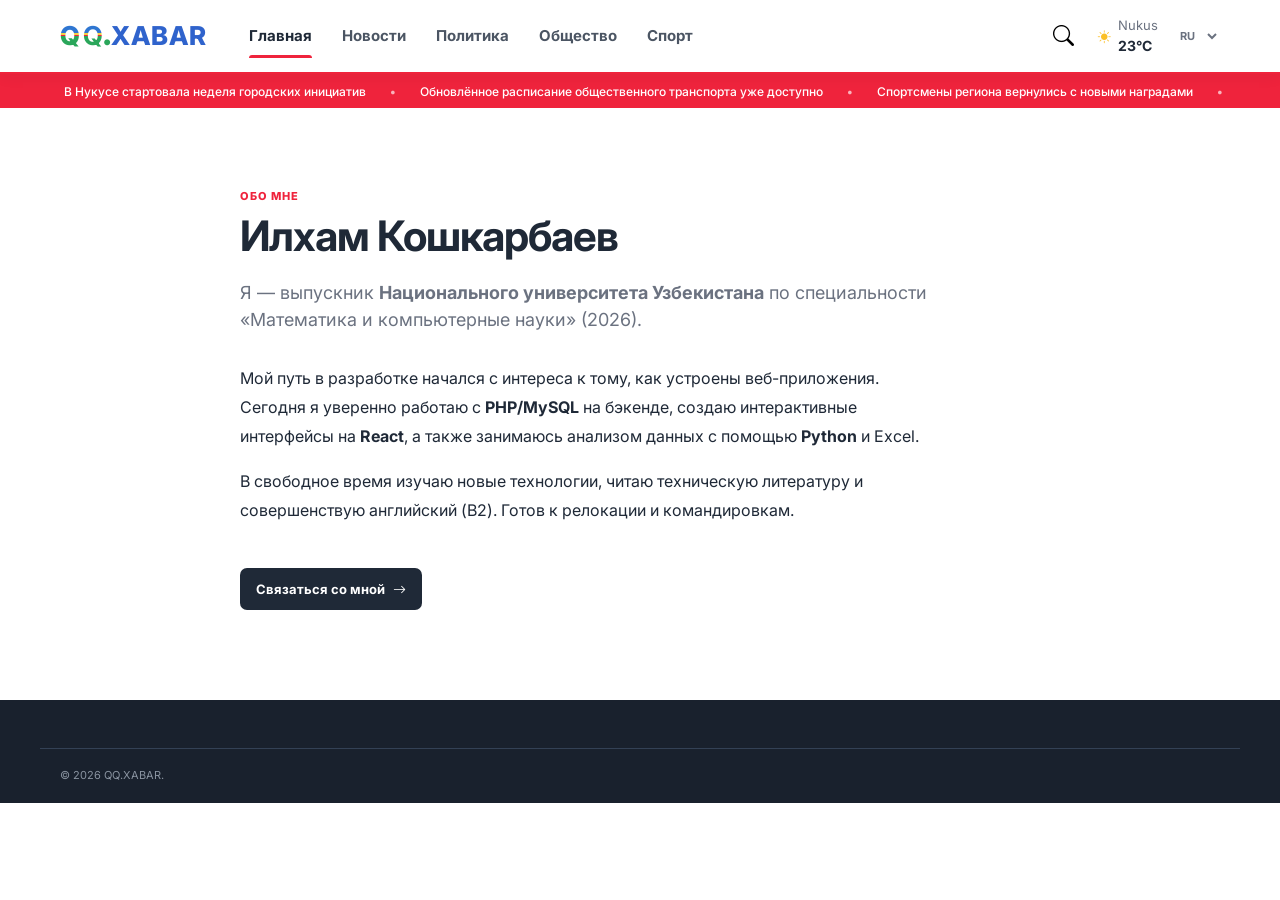
<file: about.html>
<!doctype html>
<html lang="ru">
  <head>
    <meta charset="utf-8" />
    <meta name="viewport" content="width=device-width, initial-scale=1" />
    <title>Обо мне — QQ.XABAR</title>
    <link rel="preconnect" href="https://fonts.googleapis.com" />
    <link rel="preconnect" href="https://fonts.gstatic.com" crossorigin />
    <link
      href="https://fonts.googleapis.com/css2?family=Inter:wght@400;500;600;700;800&display=swap"
      rel="stylesheet"
    />
    <link
      href="https://cdn.jsdelivr.net/npm/bootstrap-icons@1.11.3/font/bootstrap-icons.min.css"
      rel="stylesheet"
    />
    <link rel="stylesheet" href="style.css" />
  </head>
  <body class="article-page">
    <header class="site-header">
      <div class="container site-nav">
        <a class="logo" href="index.html#top"
          ><span class="qq"><i>Q</i><b>Q</b></span
          ><span class="logo-dot">.</span
          ><span class="logo-name">XABAR</span></a
        >
        <nav id="navMenu" class="main-nav">
          <a class="active" href="index.html#top" data-i18n="home">Главная</a
          ><a href="index.html#news" data-i18n="news">Новости</a
          ><a href="index.html#politics" data-i18n="politics">Политика</a
          ><a href="index.html#society" data-i18n="society">Общество</a
          ><a href="index.html#sport" data-i18n="sport">Спорт</a>
        </nav>
        <div class="header-tools">
          <button class="icon-btn search-toggle" aria-label="Поиск">
            <i class="bi bi-search"></i>
          </button>
          <div class="weather">
            <i class="bi bi-sun-fill"></i
            ><span>Nukus <strong>23°C</strong></span>
          </div>
          <select class="language-select" aria-label="Язык">
            <option value="ru">RU</option>
            <option value="uz">UZ</option>
            <option value="kaa">KAA</option></select
          ><button
            class="icon-btn menu-toggle"
            aria-label="Меню"
            aria-expanded="false"
          >
            <i class="bi bi-list"></i>
          </button>
          <div class="search-bar">
            <label
              ><i class="bi bi-search"></i
              ><input
                id="newsSearch"
                type="search"
                placeholder="Поиск по новостям..."
                data-i18n="search"
            /></label>
          </div>
        </div>
      </div>
    </header>
    <section class="news-ticker" aria-label="Срочные новости">
      <div class="container ticker-inner">
        <div class="ticker-window">
          <div class="ticker-track">
            <span>В Нукусе стартовала неделя городских инициатив</span><b>•</b
            ><span
              >Обновлённое расписание общественного транспорта уже
              доступно</span
            ><b>•</b><span>Спортсмены региона вернулись с новыми наградами</span
            ><b>•</b><span>В Нукусе стартовала неделя городских инициатив</span
            ><b>•</b
            ><span
              >Обновлённое расписание общественного транспорта уже
              доступно</span
            ><b>•</b><span>Спортсмены региона вернулись с новыми наградами</span
            ><b>•</b>
          </div>
        </div>
      </div>
    </section>
    <main class="container profile-page">
      <span class="eyebrow">Обо мне</span>
      <h1>Илхам Кошкарбаев</h1>
      <p class="article-lead">
        Я — выпускник <strong>Национального университета Узбекистана</strong> по
        специальности «Математика и компьютерные науки» (2026).
      </p>
      <div class="article-text">
        <p>
          Мой путь в разработке начался с интереса к тому, как устроены
          веб-приложения. Сегодня я уверенно работаю с
          <strong>PHP/MySQL</strong> на бэкенде, создаю интерактивные интерфейсы
          на <strong>React</strong>, а также занимаюсь анализом данных с помощью
          <strong>Python</strong> и Excel.
        </p>
        <p>
          В свободное время изучаю новые технологии, читаю техническую
          литературу и совершенствую английский (B2). Готов к релокации и
          командировкам.
        </p>
      </div>
      <a class="profile-button" href="contacts.html"
        >Связаться со мной <i class="bi bi-arrow-right"></i
      ></a>
    </main>
    <footer><div class="container copyright">© 2026 QQ.XABAR.</div></footer>
    <script src="header.js"></script>
    <script src="enhancements.js"></script>
  </body>
</html>
</file>
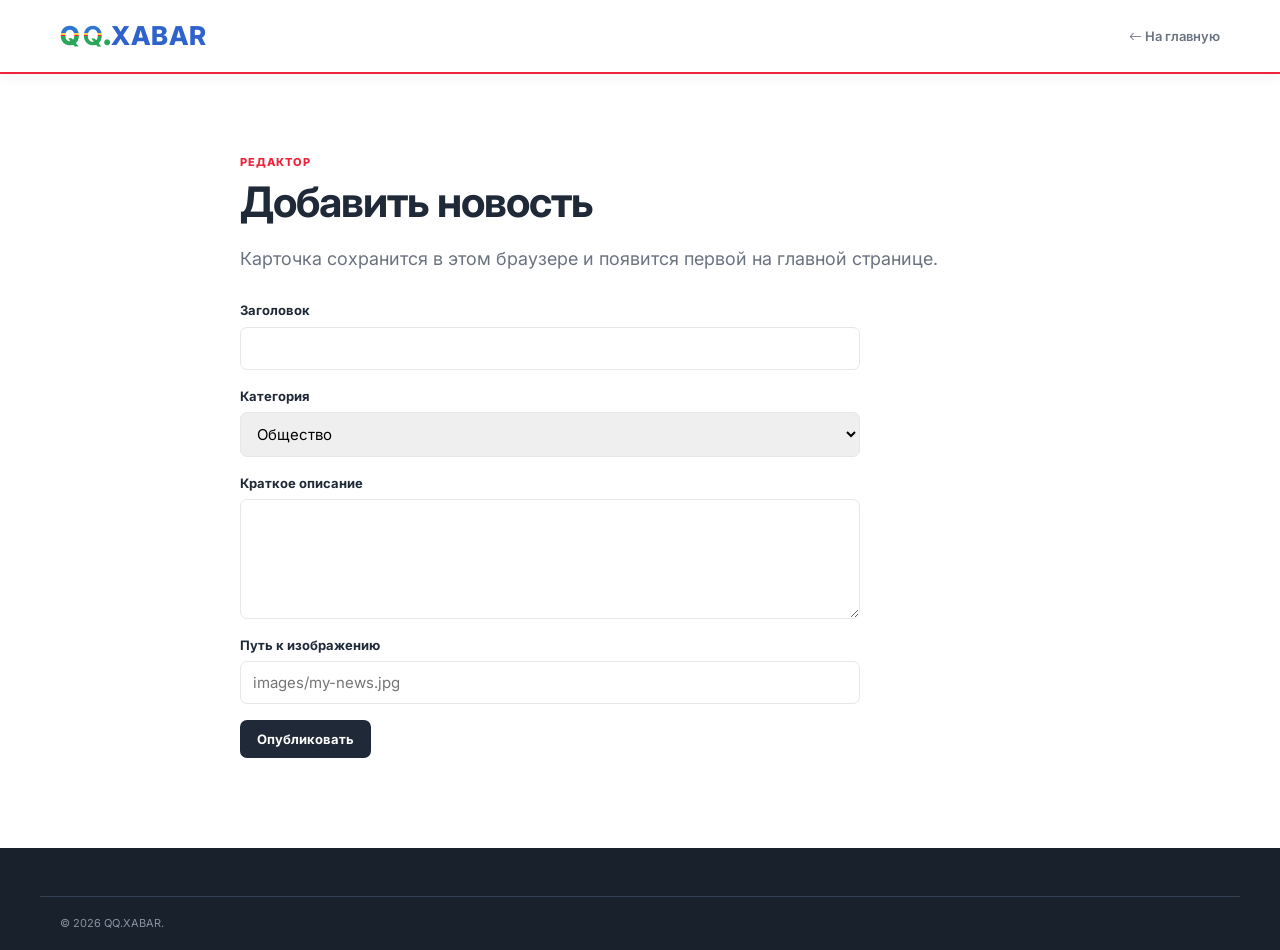
<file: admin.html>
<!doctype html>
<html lang="ru">
  <head>
    <meta charset="utf-8" />
    <meta name="viewport" content="width=device-width,initial-scale=1" />
    <title>Редактор — QQ.XABAR</title>
    <link
      href="https://fonts.googleapis.com/css2?family=Inter:wght@400;500;600;700;800&display=swap"
      rel="stylesheet"
    />
    <link
      href="https://cdn.jsdelivr.net/npm/bootstrap-icons@1.11.3/font/bootstrap-icons.min.css"
      rel="stylesheet"
    />
    <link rel="stylesheet" href="style.css" />
  </head>
  <body class="article-page">
    <header class="site-header">
      <div class="container site-nav">
        <a class="logo" href="index.html"
          ><span class="qq"><i>Q</i><b>Q</b></span
          ><span class="logo-dot">.</span
          ><span class="logo-name">XABAR</span></a
        ><a class="back-link" href="index.html"
          ><i class="bi bi-arrow-left"></i> На главную</a
        >
      </div>
    </header>
    <main class="container profile-page">
      <span class="eyebrow">Редактор</span>
      <h1>Добавить новость</h1>
      <p class="article-lead">
        Карточка сохранится в этом браузере и появится первой на главной
        странице.
      </p>
      <form id="adminForm" class="admin-form">
        <label>Заголовок<input id="adminTitle" name="title" required /></label
        ><label
          >Категория<select id="adminCategory" name="category">
            <option>Общество</option>
            <option>Политика</option>
            <option>Экономика</option>
            <option>Технологии</option>
            <option>Спорт</option>
            <option>Культура</option>
          </select></label
        ><label
          >Краткое описание<textarea
            id="adminDescription" name="description"
            required
          ></textarea></label
        ><label
          >Путь к изображению<input
            id="adminImage" name="image"
            required
            placeholder="images/my-news.jpg" /></label
        ><button>Опубликовать</button>
      </form>
      <p id="adminMessage" class="form-message"></p>
    </main>
    <footer><div class="container copyright">© 2026 QQ.XABAR.</div></footer>
    <script src="editor.js"></script>
  </body>
</html>
</file>
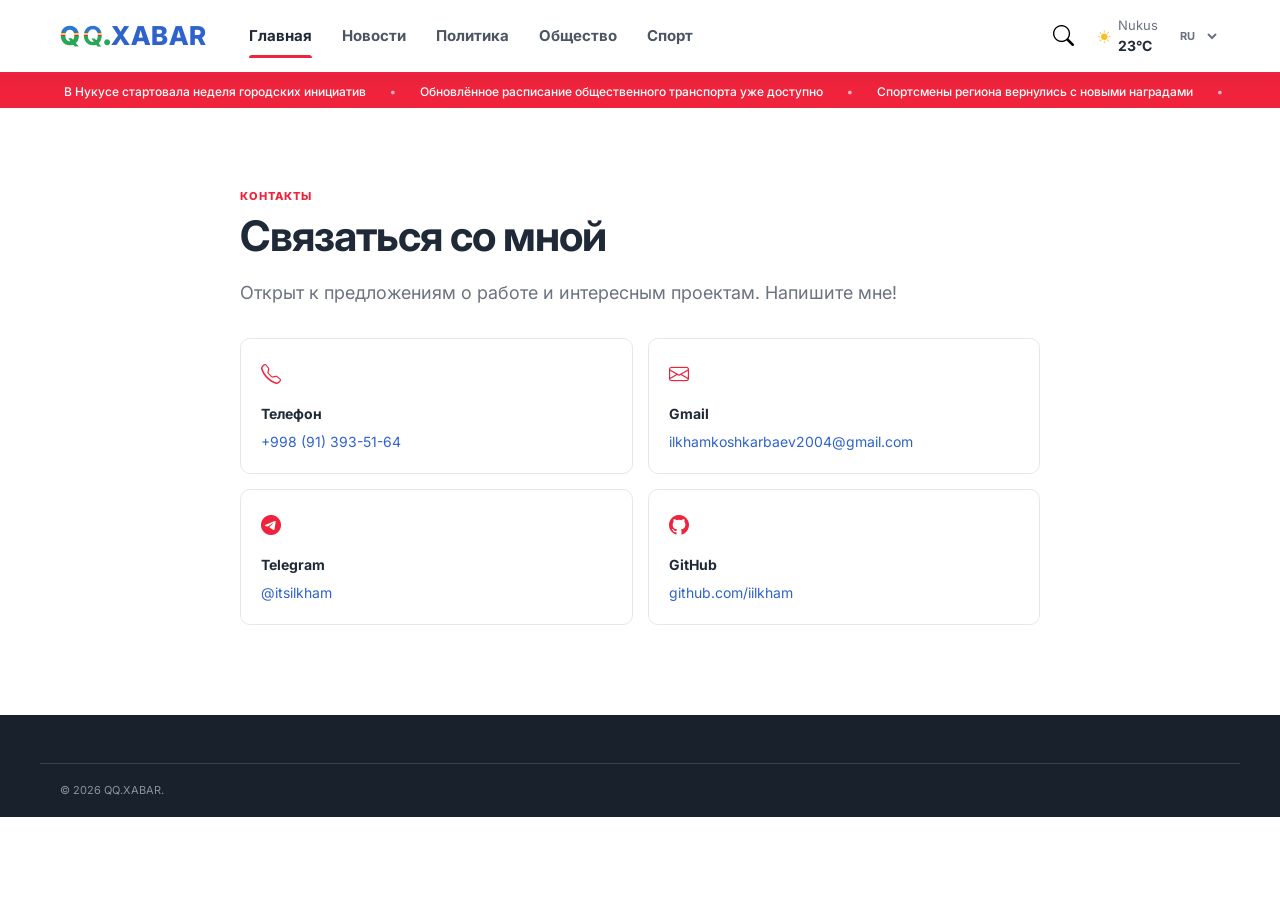
<file: contacts.html>
<!doctype html>
<html lang="ru">
  <head>
    <meta charset="utf-8" />
    <meta name="viewport" content="width=device-width, initial-scale=1" />
    <title>Контакты — QQ.XABAR</title>
    <link rel="preconnect" href="https://fonts.googleapis.com" />
    <link rel="preconnect" href="https://fonts.gstatic.com" crossorigin />
    <link
      href="https://fonts.googleapis.com/css2?family=Inter:wght@400;500;600;700;800&display=swap"
      rel="stylesheet"
    />
    <link
      href="https://cdn.jsdelivr.net/npm/bootstrap-icons@1.11.3/font/bootstrap-icons.min.css"
      rel="stylesheet"
    />
    <link rel="stylesheet" href="style.css" />
  </head>
  <body class="article-page">
    <header class="site-header">
      <div class="container site-nav">
        <a class="logo" href="index.html#top"
          ><span class="qq"><i>Q</i><b>Q</b></span
          ><span class="logo-dot">.</span
          ><span class="logo-name">XABAR</span></a
        >
        <nav id="navMenu" class="main-nav">
          <a class="active" href="index.html#top" data-i18n="home">Главная</a
          ><a href="index.html#news" data-i18n="news">Новости</a
          ><a href="index.html#politics" data-i18n="politics">Политика</a
          ><a href="index.html#society" data-i18n="society">Общество</a
          ><a href="index.html#sport" data-i18n="sport">Спорт</a>
        </nav>
        <div class="header-tools">
          <button class="icon-btn search-toggle" aria-label="Поиск">
            <i class="bi bi-search"></i>
          </button>
          <div class="weather">
            <i class="bi bi-sun-fill"></i
            ><span>Nukus <strong>23°C</strong></span>
          </div>
          <select class="language-select" aria-label="Язык">
            <option value="ru">RU</option>
            <option value="uz">UZ</option>
            <option value="kaa">KAA</option></select
          ><button
            class="icon-btn menu-toggle"
            aria-label="Меню"
            aria-expanded="false"
          >
            <i class="bi bi-list"></i>
          </button>
          <div class="search-bar">
            <label
              ><i class="bi bi-search"></i
              ><input
                id="newsSearch"
                type="search"
                placeholder="Поиск по новостям..."
                data-i18n="search"
            /></label>
          </div>
        </div>
      </div>
    </header>
    <section class="news-ticker" aria-label="Срочные новости">
      <div class="container ticker-inner">
        <div class="ticker-window">
          <div class="ticker-track">
            <span>В Нукусе стартовала неделя городских инициатив</span><b>•</b
            ><span
              >Обновлённое расписание общественного транспорта уже
              доступно</span
            ><b>•</b><span>Спортсмены региона вернулись с новыми наградами</span
            ><b>•</b><span>В Нукусе стартовала неделя городских инициатив</span
            ><b>•</b
            ><span
              >Обновлённое расписание общественного транспорта уже
              доступно</span
            ><b>•</b><span>Спортсмены региона вернулись с новыми наградами</span
            ><b>•</b>
          </div>
        </div>
      </div>
    </section>
    <main class="container profile-page">
      <span class="eyebrow">Контакты</span>
      <h1>Связаться со мной</h1>
      <p class="article-lead">
        Открыт к предложениям о работе и интересным проектам. Напишите мне!
      </p>
      <div class="contact-list">
        <div>
          <i class="bi bi-telephone"></i>
          <h2>Телефон</h2>
          <a href="tel:+998913935164">+998 (91) 393-51-64</a>
        </div>
        <div>
          <i class="bi bi-envelope"></i>
          <h2>Gmail</h2>
          <a href="mailto:ilkhamkoshkarbaev2004@gmail.com"
            >ilkhamkoshkarbaev2004@gmail.com</a
          >
        </div>
        <div>
          <i class="bi bi-telegram"></i>
          <h2>Telegram</h2>
          <a href="https://t.me/itsilkham" target="_blank" rel="noopener"
            >@itsilkham</a
          >
        </div>
        <div>
          <i class="bi bi-github"></i>
          <h2>GitHub</h2>
          <a href="https://github.com/iilkham" target="_blank" rel="noopener"
            >github.com/iilkham</a
          >
        </div>
      </div>
    </main>
    <footer><div class="container copyright">© 2026 QQ.XABAR.</div></footer>
    <script src="header.js"></script>
    <script src="enhancements.js"></script>
  </body>
</html>
</file>
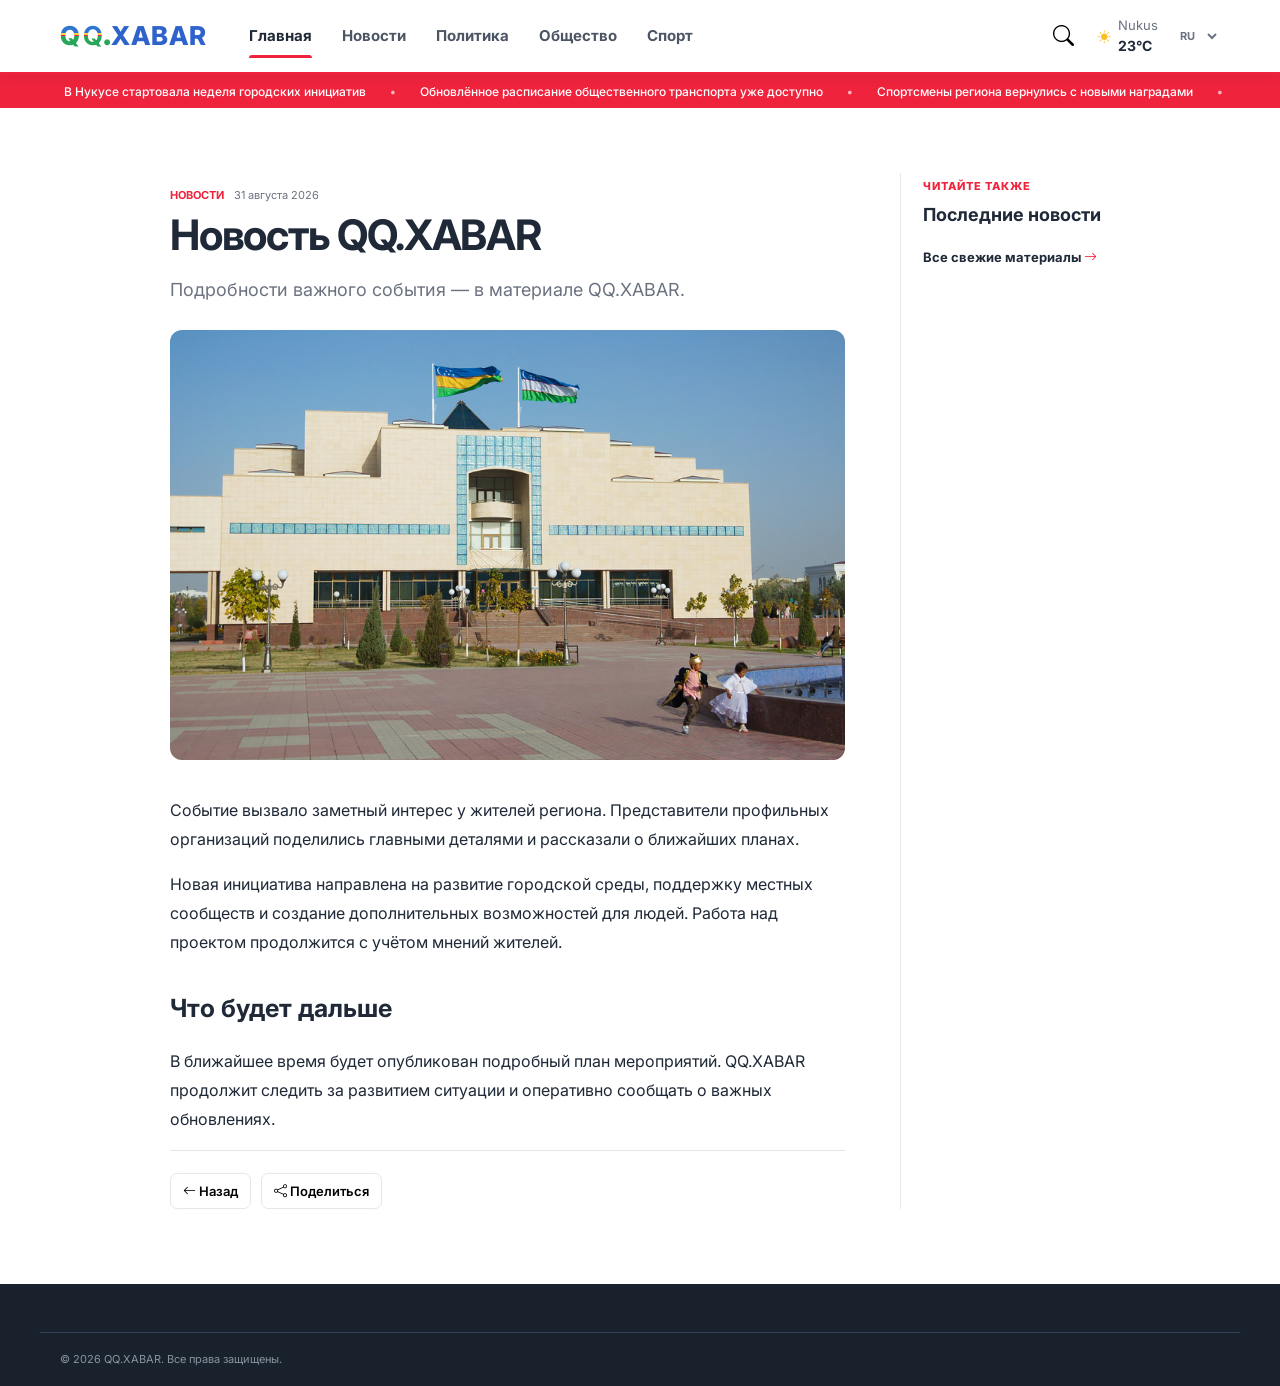
<file: news.html>
<!doctype html>
<html lang="ru">
  <head>
    <meta charset="utf-8" />
    <meta name="viewport" content="width=device-width, initial-scale=1" />
    <title>Новость — QQ.XABAR</title>
    <link rel="preconnect" href="https://fonts.googleapis.com" />
    <link rel="preconnect" href="https://fonts.gstatic.com" crossorigin />
    <link
      href="https://fonts.googleapis.com/css2?family=Inter:wght@400;500;600;700;800&display=swap"
      rel="stylesheet"
    />
    <link
      href="https://cdn.jsdelivr.net/npm/bootstrap-icons@1.11.3/font/bootstrap-icons.min.css"
      rel="stylesheet"
    />
    <link rel="stylesheet" href="style.css" />
  </head>
  <body class="article-page">
    <header class="site-header">
      <div class="container site-nav">
        <a class="logo" href="index.html#top"
          ><span class="qq"><i>Q</i><b>Q</b></span
          ><span class="logo-dot">.</span
          ><span class="logo-name">XABAR</span></a
        >
        <nav id="navMenu" class="main-nav">
          <a class="active" href="index.html#top" data-i18n="home">Главная</a
          ><a href="index.html#news" data-i18n="news">Новости</a
          ><a href="index.html#politics" data-i18n="politics">Политика</a
          ><a href="index.html#society" data-i18n="society">Общество</a
          ><a href="index.html#sport" data-i18n="sport">Спорт</a>
        </nav>
        <div class="header-tools">
          <button class="icon-btn search-toggle" aria-label="Поиск">
            <i class="bi bi-search"></i>
          </button>
          <div class="weather">
            <i class="bi bi-sun-fill"></i
            ><span>Nukus <strong>23°C</strong></span>
          </div>
          <select class="language-select" aria-label="Язык">
            <option value="ru">RU</option>
            <option value="uz">UZ</option>
            <option value="kaa">KAA</option></select
          ><button
            class="icon-btn menu-toggle"
            aria-label="Меню"
            aria-expanded="false"
          >
            <i class="bi bi-list"></i>
          </button>
          <div class="search-bar">
            <label
              ><i class="bi bi-search"></i
              ><input
                id="newsSearch"
                type="search"
                placeholder="Поиск по новостям..."
                data-i18n="search"
            /></label>
          </div>
        </div>
      </div>
    </header>
    <section class="news-ticker" aria-label="Срочные новости">
      <div class="container ticker-inner">
        <div class="ticker-window">
          <div class="ticker-track">
            <span>В Нукусе стартовала неделя городских инициатив</span><b>•</b
            ><span
              >Обновлённое расписание общественного транспорта уже
              доступно</span
            ><b>•</b><span>Спортсмены региона вернулись с новыми наградами</span
            ><b>•</b><span>В Нукусе стартовала неделя городских инициатив</span
            ><b>•</b
            ><span
              >Обновлённое расписание общественного транспорта уже
              доступно</span
            ><b>•</b><span>Спортсмены региона вернулись с новыми наградами</span
            ><b>•</b>
          </div>
        </div>
      </div>
    </section>
    <main class="container article-layout">
      <article class="article-content">
        <div class="article-meta">
          <span id="articleCategory">Новости</span
          ><time id="articleDate">31 августа 2026</time>
        </div>
        <h1 id="articleTitle">Новость QQ.XABAR</h1>
        <p class="article-lead" id="articleLead">
          Подробности важного события — в материале QQ.XABAR.
        </p>
        <img
          id="articleImage"
          class="article-image"
          src="images/main-news.jpg"
          alt="Изображение к новости"
        />
        <div class="article-text">
          <p>
            Событие вызвало заметный интерес у жителей региона. Представители
            профильных организаций поделились главными деталями и рассказали о
            ближайших планах.
          </p>
          <p>
            Новая инициатива направлена на развитие городской среды, поддержку
            местных сообществ и создание дополнительных возможностей для людей.
            Работа над проектом продолжится с учётом мнений жителей.
          </p>
          <h2>Что будет дальше</h2>
          <p>
            В ближайшее время будет опубликован подробный план мероприятий.
            QQ.XABAR продолжит следить за развитием ситуации и оперативно
            сообщать о важных обновлениях.
          </p>
        </div>
        <div class="article-actions">
          <button onclick="history.back()">
            <i class="bi bi-arrow-left"></i> Назад</button
          ><button
            onclick="navigator.share ? navigator.share({title:document.title,url:location.href}) : navigator.clipboard.writeText(location.href)"
          >
            <i class="bi bi-share"></i> Поделиться
          </button>
        </div>
      </article>
      <aside class="article-aside">
        <span class="eyebrow">Читайте также</span>
        <h2>Последние новости</h2>
        <a href="index.html#news"
          >Все свежие материалы <i class="bi bi-arrow-right"></i
        ></a>
      </aside>
    </main>
    <footer>
      <div class="container copyright">
        © 2026 QQ.XABAR. Все права защищены.
      </div>
    </footer>
    <script src="detail.js"></script>
    <script src="header.js"></script>
    <script src="enhancements.js"></script>
  </body>
</html>
</file>
<file: style.css>
:root {
  --ink: #1f2937;
  --muted: #6b7280;
  --sky: #38bdf8;
  --red: #ef233c;
  --wash: #f3f4f6;
  --line: #e5e7eb;
}
* {
  box-sizing: border-box;
}
html {
  scroll-behavior: smooth;
}
body {
  margin: 0;
  color: var(--ink);
  font:
    15px/1.55 Inter,
    Arial,
    sans-serif;
}
.container {
  max-width: 1200px;
  margin: auto;
  padding: 0 20px;
}
a {
  color: inherit;
  text-decoration: none;
}
.site-header {
  position: sticky;
  top: 0;
  z-index: 20;
  background: #fff;
  border-bottom: 3px solid var(--red);
}
.site-nav {
  height: 63px;
  display: flex;
  align-items: center;
  gap: 36px;
}
.logo {
  font-size: 21px;
  font-weight: 800;
  letter-spacing: -1px;
  white-space: nowrap;
}
.qq {
  letter-spacing: -7px;
  margin-right: 5px;
}
.qq i {
  color: #38bdf8;
  font-style: normal;
}
.qq b {
  color: #27ae60;
}
.main-nav {
  display: flex;
  gap: 24px;
  flex: 1;
  font-size: 13px;
  font-weight: 600;
}
.main-nav a {
  color: var(--muted);
}
.main-nav a:hover,
.main-nav .active {
  color: var(--ink);
}
.header-tools {
  display: flex;
  align-items: center;
  gap: 14px;
}
.icon-btn {
  border: 0;
  background: none;
  font-size: 20px;
}
.weather {
  display: flex;
  gap: 7px;
  align-items: center;
  font-size: 12px;
  color: var(--muted);
}
.weather i {
  color: #fbbf24;
}
.weather strong {
  display: block;
  color: var(--ink);
}
.menu-toggle {
  display: none;
}
.search-bar {
  display: none;
  border-top: 1px solid var(--line);
  padding: 10px 0;
}
.search-bar.open {
  display: block;
}
.search-bar label {
  display: flex;
  gap: 10px;
  max-width: 500px;
  border: 1px solid var(--line);
  border-radius: 8px;
  padding: 8px 12px;
}
.search-bar input {
  border: 0;
  outline: 0;
  width: 100%;
  font: inherit;
}
.hero-section,
.news-section,
.popular-section,
.widgets-row,
.subscribe-section {
  padding-top: 58px;
}
.section-kicker,
.section-heading {
  display: flex;
  justify-content: space-between;
  align-items: end;
  margin-bottom: 22px;
}
.section-kicker span,
.eyebrow {
  color: var(--red);
  font-size: 11px;
  font-weight: 800;
  letter-spacing: 0.09em;
  text-transform: uppercase;
}
.section-kicker time {
  font-size: 12px;
  color: var(--muted);
}
.hero-grid {
  display: grid;
  grid-template-columns: 1.65fr 1fr;
  gap: 40px;
}
.lead-story img {
  width: 100%;
  height: 350px;
  object-fit: cover;
  border-radius: 12px;
}
.article-meta {
  display: flex;
  gap: 10px;
  margin: 14px 0 7px;
  font-size: 11px;
  color: var(--muted);
}
.article-meta span {
  color: var(--red);
  font-weight: 700;
  text-transform: uppercase;
}
.lead-story h1 {
  font-size: 30px;
  line-height: 1.2;
  margin: 0 0 10px;
}
.lead-story p,
.card-body p {
  margin: 0;
  color: var(--muted);
}
.side-stories {
  display: flex;
  flex-direction: column;
  gap: 25px;
}
.side-story {
  display: grid;
  grid-template-columns: 148px 1fr;
  gap: 16px;
  padding-bottom: 24px;
  border-bottom: 1px solid var(--line);
}
.side-story img {
  width: 148px;
  height: 110px;
  object-fit: cover;
  border-radius: 8px;
}
.side-story .article-meta {
  margin: 0 0 7px;
}
.side-story h2 {
  font-size: 17px;
  line-height: 1.35;
  margin: 0;
}
.section-heading h2,
.widget-title h2,
.discussed h2 {
  font-size: 26px;
  line-height: 1.2;
  margin: 3px 0;
}
.text-link,
.widget-title button {
  border: 0;
  background: none;
  font: 600 13px Inter;
}
.text-link i,
.widget-title i {
  color: var(--red);
}
.category-bar {
  display: flex;
  gap: 8px;
  flex-wrap: wrap;
  margin-bottom: 22px;
}
.category {
  background: var(--wash);
  border: 0;
  border-radius: 20px;
  padding: 7px 13px;
  font: 600 12px Inter;
  color: var(--muted);
}
.category.active,
.category:hover {
  background: var(--ink);
  color: #fff;
}
.news-grid {
  display: grid;
  grid-template-columns: repeat(3, 1fr);
  gap: 20px;
}
.news-card {
  border: 1px solid #edf0f2;
  border-radius: 12px;
  overflow: hidden;
  box-shadow: 0 5px 18px #1f29370d;
  transition: 0.2s;
}
.news-card:hover {
  transform: translateY(-5px);
  box-shadow: 0 12px 25px #1f29371f;
}
.news-card img {
  width: 100%;
  height: 180px;
  object-fit: cover;
}
.card-body {
  padding: 0 17px 18px;
}
.card-body h3 {
  font-size: 17px;
  line-height: 1.35;
  margin: 0 0 8px;
}
.card-body p {
  font-size: 13px;
}
.empty-state {
  text-align: center;
  color: var(--muted);
  padding: 30px;
}
.popular-section {
  padding-top: 70px;
}
.popular-grid {
  display: grid;
  grid-template-columns: 1fr 1fr;
  gap: 48px;
}
.popular-list article {
  display: grid;
  grid-template-columns: 54px 1fr;
  gap: 13px;
  padding: 13px 0;
  border-bottom: 1px solid var(--line);
}
.popular-list b {
  font-size: 22px;
  color: #c6cbd2;
}
.popular-list span,
.popular-feature span {
  font-size: 11px;
  color: var(--red);
  font-weight: 700;
  text-transform: uppercase;
}
.popular-list h3 {
  font-size: 15px;
  line-height: 1.35;
  margin: 4px 0;
}
.popular-feature {
  position: relative;
  overflow: hidden;
  border-radius: 12px;
  min-height: 340px;
  color: #fff;
  display: flex;
  align-items: end;
}
.popular-feature:after {
  content: "";
  position: absolute;
  inset: 0;
  background: linear-gradient(transparent, rgba(17, 24, 39, 0.85));
}
.popular-feature img {
  position: absolute;
  width: 100%;
  height: 100%;
  object-fit: cover;
}
.popular-feature div {
  z-index: 1;
  padding: 26px;
}
.popular-feature h3 {
  font-size: 24px;
  line-height: 1.25;
  margin: 7px 0 15px;
}
.widgets-row {
  display: grid;
  grid-template-columns: 1.06fr 0.94fr;
  gap: 48px;
  padding-bottom: 70px;
}
.currency-widget {
  background: var(--wash);
  border-radius: 12px;
  padding: 27px;
}
.widget-title {
  display: flex;
  justify-content: space-between;
  align-items: center;
  margin-bottom: 18px;
}
.rates > div {
  display: grid;
  grid-template-columns: 1.2fr 1fr 0.75fr;
  gap: 10px;
  padding: 13px 0;
  border-top: 1px solid #dde0e5;
}
.rates small {
  display: block;
  color: var(--muted);
  font-size: 11px;
  font-weight: 400;
}
.rates strong {
  font-size: 13px;
}
.rates em {
  font-size: 12px;
  font-style: normal;
  text-align: right;
}
.up {
  color: #10a673;
}
.down {
  color: var(--red);
}
.discussed-list {
  display: grid;
  grid-template-columns: 1fr 1fr;
  gap: 13px;
  margin-top: 18px;
}
.discussed article {
  display: flex;
  gap: 9px;
}
.discussed img {
  width: 65px;
  height: 65px;
  object-fit: cover;
  border-radius: 7px;
}
.discussed h3 {
  font-size: 12px;
  line-height: 1.35;
  margin: 0 0 6px;
}
.discussed article span {
  font-size: 10px;
  color: var(--muted);
}
.subscribe-section {
  margin: 2px auto 72px;
  background: #e9f8ff;
  border-radius: 12px;
  padding: 36px 42px;
  display: grid;
  grid-template-columns: 1fr 1fr;
  gap: 28px;
  align-items: center;
  position: relative;
}
.subscribe-section h2 {
  font-size: 25px;
  line-height: 1.25;
  margin: 4px 0 8px;
}
.subscribe-section p {
  margin: 0;
  color: var(--muted);
  font-size: 13px;
}
.subscribe-section form {
  display: flex;
}
.subscribe-section input {
  min-width: 0;
  flex: 1;
  border: 1px solid #d6e2e8;
  border-radius: 7px 0 0 7px;
  padding: 12px 14px;
  font: inherit;
}
.subscribe-section button {
  border: 0;
  background: var(--ink);
  color: #fff;
  border-radius: 0 7px 7px 0;
  padding: 0 16px;
  font: 600 13px Inter;
}
.form-message {
  position: absolute;
  right: 42px;
  bottom: 13px;
  color: #07895d !important;
  font-size: 12px !important;
}
footer {
  background: #19212d;
  color: #d1d5db;
  padding-top: 48px;
}
.footer-grid {
  display: grid;
  grid-template-columns: 1.5fr repeat(3, 1fr);
  gap: 40px;
  padding-bottom: 36px;
}
.logo.light {
  color: #fff;
}
.footer-grid p {
  font-size: 13px;
  max-width: 230px;
  color: #9ca3af;
}
.footer-grid h3 {
  color: #fff;
  font-size: 13px;
}
.footer-grid div:not(:first-child) a {
  display: block;
  color: #aeb5bf;
  font-size: 12px;
  margin: 8px 0;
}
.copyright {
  border-top: 1px solid #334155;
  padding-top: 18px;
  padding-bottom: 18px;
  font-size: 11px;
  color: #8993a0;
}
.to-top {
  position: fixed;
  right: 24px;
  bottom: 24px;
  width: 38px;
  height: 38px;
  border: 0;
  border-radius: 50%;
  color: #fff;
  background: var(--ink);
  opacity: 0;
  pointer-events: none;
}
.to-top.visible {
  opacity: 1;
  pointer-events: auto;
}
@media (max-width: 900px) {
  .hero-grid,
  .popular-grid,
  .widgets-row {
    gap: 25px;
  }
  .news-grid {
    grid-template-columns: repeat(2, 1fr);
  }
  .footer-grid {
    gap: 24px;
  }
}
@media (max-width: 700px) {
  .container {
    padding: 0 16px;
  }
  .site-nav {
    height: 58px;
    gap: 12px;
  }
  .main-nav {
    display: none;
    position: absolute;
    top: 61px;
    left: 0;
    right: 0;
    padding: 15px 20px;
    background: #fff;
    border-bottom: 1px solid var(--line);
  }
  .main-nav.open {
    display: flex;
    flex-direction: column;
  }
  .menu-toggle {
    display: block;
  }
  .weather span {
    display: none;
  }
  .hero-section,
  .news-section {
    padding-top: 35px;
  }
  .hero-grid,
  .popular-grid,
  .widgets-row,
  .subscribe-section {
    grid-template-columns: 1fr;
  }
  .lead-story img {
    height: 240px;
  }
  .lead-story h1 {
    font-size: 24px;
  }
  .side-stories {
    gap: 16px;
  }
  .side-story {
    grid-template-columns: 115px 1fr;
    padding-bottom: 16px;
  }
  .side-story img {
    width: 115px;
    height: 88px;
  }
  .news-grid {
    grid-template-columns: 1fr;
  }
  .popular-section,
  .widgets-row {
    padding-top: 48px;
  }
  .popular-feature {
    min-height: 280px;
  }
  .discussed-list {
    grid-template-columns: 1fr;
  }
  .subscribe-section {
    margin-bottom: 45px;
    padding: 28px 20px;
  }
  .subscribe-section form {
    display: block;
  }
  .subscribe-section input,
  .subscribe-section button {
    width: 100%;
    border-radius: 7px;
  }
  .subscribe-section button {
    height: 44px;
    margin-top: 9px;
  }
  .form-message {
    position: static;
    margin-top: 8px !important;
  }
  .footer-grid {
    grid-template-columns: 1fr 1fr;
  }
  .footer-grid > div:first-child {
    grid-column: 1/-1;
  }
  .rates > div {
    grid-template-columns: 1fr 1fr;
  }
  .rates em {
    grid-column: 2;
    text-align: left;
  }
}
.news-ticker {
  background: #ef233c;
  color: #fff;
  overflow: hidden;
}
.ticker-inner {
  height: 34px;
  display: flex;
  align-items: center;
  padding-left: 0;
  padding-right: 0;
}
.ticker-label {
  align-self: stretch;
  display: flex;
  align-items: center;
  gap: 5px;
  flex: 0 0 auto;
  background: #c9162e;
  padding: 0 16px;
  font-size: 11px;
  font-weight: 800;
  text-transform: uppercase;
  letter-spacing: 0.05em;
}
.ticker-window {
  overflow: hidden;
  white-space: nowrap;
  flex: 1;
}
.ticker-track {
  display: inline-flex;
  align-items: center;
  gap: 24px;
  min-width: max-content;
  padding-left: 24px;
  font-size: 12px;
  font-weight: 500;
  animation: ticker 33s linear infinite;
}
.ticker-track b {
  opacity: 0.65;
}
@keyframes ticker {
  to {
    transform: translateX(-50%);
  }
}
.news-ticker:hover .ticker-track {
  animation-play-state: paused;
}
@media (max-width: 700px) {
  .ticker-inner {
    height: 32px;
  }
  .ticker-label {
    padding: 0 12px;
    font-size: 10px;
  }
  .ticker-track {
    font-size: 11px;
    gap: 18px;
    padding-left: 18px;
  }
}
.open-story {
  cursor: pointer;
}
.article-page {
  background: #fff;
}
.back-link {
  margin-left: auto;
  font-size: 13px;
  font-weight: 600;
  color: var(--muted);
}
.back-link:hover {
  color: var(--red);
}
.article-layout {
  max-width: 980px;
  display: grid;
  grid-template-columns: minmax(0, 1fr) 210px;
  gap: 55px;
  padding-top: 65px;
  padding-bottom: 75px;
}
.article-content h1 {
  font-size: 42px;
  line-height: 1.15;
  letter-spacing: -1.2px;
  margin: 0 0 17px;
}
.article-lead {
  font-size: 18px;
  line-height: 1.55;
  color: var(--muted);
  margin: 0 0 26px;
}
.article-image {
  width: 100%;
  height: 430px;
  object-fit: cover;
  border-radius: 12px;
}
.article-text {
  max-width: 700px;
  font-size: 16px;
  line-height: 1.8;
  margin-top: 30px;
}
.article-text h2 {
  font-size: 25px;
  margin: 30px 0 12px;
}
.article-actions {
  display: flex;
  gap: 10px;
  padding-top: 22px;
  border-top: 1px solid var(--line);
}
.article-actions button {
  border: 1px solid var(--line);
  border-radius: 7px;
  background: #fff;
  padding: 9px 12px;
  font: 600 13px Inter;
}
.article-actions button:hover {
  border-color: var(--red);
  color: var(--red);
}
.article-aside {
  border-left: 1px solid var(--line);
  padding-left: 22px;
}
.article-aside h2 {
  font-size: 18px;
  line-height: 1.3;
  margin: 7px 0 18px;
}
.article-aside a {
  font-size: 13px;
  font-weight: 700;
}
.article-aside i {
  color: var(--red);
}
@media (max-width: 700px) {
  .article-layout {
    display: block;
    padding-top: 38px;
    padding-bottom: 45px;
  }
  .article-content h1 {
    font-size: 29px;
  }
  .article-image {
    height: 245px;
  }
  .article-aside {
    border-left: 0;
    border-top: 1px solid var(--line);
    margin-top: 35px;
    padding: 24px 0 0;
  }
  .article-text {
    font-size: 15px;
  }
  .ticker-window {
    margin-left: 0;
  }
  .ticker-track {
    padding-left: 16px;
  }
}
.qq {
  display: inline-flex;
  letter-spacing: -7px;
  margin-right: 5px;
  background: linear-gradient(
    90deg,
    #38bdf8 0 38%,
    #ef233c 38% 42%,
    #f6d447 42% 58%,
    #ef233c 58% 62%,
    #27ae60 62% 100%
  );
  -webkit-background-clip: text;
  background-clip: text;
}
.qq i,
.qq b {
  color: transparent !important;
  font-style: normal;
}
.logo {
  display: inline-flex;
  align-items: baseline;
  letter-spacing: 0;
  gap: 0;
}
.qq {
  display: inline-flex;
  letter-spacing: -6px;
  margin-right: 0;
  background: linear-gradient(
    to bottom,
    #2f76d1 0 43%,
    #f4d043 43% 48%,
    #ef233c 48% 51%,
    #2aa65a 51% 100%
  );
  -webkit-background-clip: text;
  background-clip: text;
}
.qq i,
.qq b {
  color: transparent !important;
  font-style: normal;
}
.logo-dot {
  color: #2aa65a;
  font-size: 1.25em;
  line-height: 0;
}
.logo-name {
  color: #2f63cc;
  letter-spacing: 1px;
}
.logo.light .logo-name {
  color: #77a6ff;
}

.header-tools {
  position: relative;
}
.search-bar {
  position: absolute;
  display: block;
  right: 100%;
  top: 50%;
  transform: translateY(-50%) translateX(8px);
  width: 0;
  overflow: hidden;
  border: 0;
  padding: 0;
  background: transparent;
  transition:
    width 0.25s ease,
    transform 0.25s ease;
}
.search-bar.open {
  display: block;
  width: 280px;
  transform: translateY(-50%) translateX(-10px);
}
.search-bar label {
  height: 36px;
  margin: 0;
  max-width: none;
  background: #fff;
  box-shadow: 0 8px 22px rgba(31, 41, 55, 0.14);
  white-space: nowrap;
}
.search-bar input {
  font-size: 13px;
}
.search-toggle {
  position: relative;
  z-index: 1;
  background: #fff;
}
@media (max-width: 700px) {
  .search-bar.open {
    width: min(220px, calc(100vw - 150px));
  }
  .logo-name {
    letter-spacing: 0.2px;
  }
}
.qq {
  letter-spacing: 0;
  gap: 3px;
}
.profile-page {
  max-width: 840px;
  padding-top: 75px;
  padding-bottom: 90px;
}
.profile-page h1 {
  font-size: 42px;
  line-height: 1.15;
  letter-spacing: -1px;
  margin: 6px 0 18px;
}
.profile-button {
  display: inline-block;
  margin-top: 28px;
  border-radius: 7px;
  background: var(--ink);
  color: #fff;
  padding: 11px 16px;
  font-size: 13px;
  font-weight: 700;
}
.profile-button i {
  margin-left: 5px;
}
.contact-list {
  display: grid;
  grid-template-columns: 1fr 1fr;
  gap: 15px;
  margin-top: 32px;
}
.contact-list div {
  border: 1px solid var(--line);
  border-radius: 10px;
  padding: 20px;
}
.contact-list i {
  font-size: 20px;
  color: var(--red);
}
.contact-list h2 {
  font-size: 14px;
  margin: 13px 0 5px;
}
.contact-list a {
  font-size: 14px;
  color: #2f63cc;
  overflow-wrap: anywhere;
}
@media (max-width: 700px) {
  .profile-page {
    padding-top: 45px;
    padding-bottom: 55px;
  }
  .profile-page h1 {
    font-size: 30px;
  }
  .contact-list {
    grid-template-columns: 1fr;
  }
}
.language-select {
  border: 0;
  background: transparent;
  color: var(--muted);
  font: 700 11px Inter;
  outline: 0;
  cursor: pointer;
}
.admin-form {
  display: grid;
  gap: 16px;
  max-width: 620px;
  margin-top: 28px;
}
.admin-form label {
  display: grid;
  gap: 6px;
  font-size: 13px;
  font-weight: 700;
}
.admin-form input,
.admin-form select,
.admin-form textarea {
  border: 1px solid var(--line);
  border-radius: 7px;
  padding: 11px 12px;
  font: 15px Inter;
}
.admin-form textarea {
  min-height: 120px;
  resize: vertical;
}
.admin-form button {
  justify-self: start;
  border: 0;
  border-radius: 7px;
  background: var(--ink);
  color: #fff;
  padding: 11px 17px;
  font: 700 13px Inter;
}
@media (max-width: 700px) {
  .language-select {
    font-size: 10px;
  }
  .header-tools {
    gap: 8px;
  }
}

body {
  background: #f3f4f6;
}
.site-header,
footer {
  background-color: #fff;
}
.news-section {
  padding: 42px 26px 28px;
  background: #fff;
  border-radius: 16px;
  box-shadow: 0 2px 10px rgba(31, 41, 55, 0.04);
  margin-top: 26px;
  margin-bottom: 26px;
}
.news-grid {
  display: block;
  background: #fff;
  border: 1px solid #edf0f2;
  border-radius: 12px;
  overflow: hidden;
}
.news-card {
  display: grid;
  grid-template-columns: 112px minmax(0, 1fr);
  gap: 16px;
  align-items: center;
  border: 0;
  border-bottom: 1px solid #edf0f2;
  border-radius: 0;
  box-shadow: none;
  padding: 14px 0;
  margin: 0 16px;
  overflow: visible;
}
.news-card:last-child {
  border-bottom: 0;
}
.news-card:hover {
  transform: none;
  box-shadow: none;
  background: #fafafa;
}
.news-card img {
  grid-row: 1;
  width: 112px;
  height: 82px;
  border-radius: 9px;
  object-fit: cover;
}
.news-card .card-body {
  padding: 0;
}
.news-card .article-meta {
  margin: 0 0 5px;
}
.news-card .article-meta time {
  display: none;
}
.news-card .article-meta::after {
  content: "Сегодня";
  font-size: 11px;
  color: var(--muted);
  margin-left: auto;
}
.news-card h3 {
  font-size: 15px;
  line-height: 1.35;
  margin: 0;
}
.news-card p {
  display: none;
}
.news-card h3::after {
  content: "  ·  ◉ 1,2 тыс.   ● 18";
  display: block;
  margin-top: 7px;
  color: #94a3b8;
  font-size: 11px;
  font-weight: 400;
  letter-spacing: 0;
}
.news-card .article-meta span {
  color: #0284c7;
}
.category-bar {
  margin-bottom: 18px;
}
@media (max-width: 700px) {
  .news-section {
    margin-top: 18px;
    padding: 28px 14px 18px;
    border-radius: 12px;
  }
  .news-card {
    grid-template-columns: 82px minmax(0, 1fr);
    gap: 12px;
    margin: 0 10px;
    padding: 12px 0;
  }
  .news-card img {
    width: 82px;
    height: 66px;
  }
  .news-card h3 {
    font-size: 13px;
  }
  .news-card h3::after {
    font-size: 10px;
    margin-top: 5px;
  }
  .news-card .article-meta {
    font-size: 10px;
  }
}
footer {
  background: #19212d;
}

.hero-section,
.popular-section,
.widgets-row {
  background: #fff;
  border-radius: 16px;
  box-shadow: 0 2px 10px rgba(31, 41, 55, 0.04);
  margin-top: 26px;
  padding: 42px 26px;
}
.hero-section {
  padding-bottom: 32px;
}
.lead-story,
.side-stories,
.popular-list,
.discussed {
  border: 1px solid #edf0f2;
  border-radius: 12px;
  background: #fff;
}
.lead-story {
  padding: 16px;
}
.lead-story img {
  height: 300px;
}
.side-stories {
  padding: 0 16px;
}
.side-story {
  padding: 16px 0;
}
.popular-section {
  padding-bottom: 28px;
}
.popular-grid {
  gap: 24px;
}
.popular-list {
  padding: 0 16px;
}
.popular-list article {
  padding: 15px 0;
}
.popular-feature {
  border-radius: 12px;
}
.widgets-row {
  grid-template-columns: 1fr 1fr;
  gap: 24px;
  padding-bottom: 32px;
}
.currency-widget {
  border: 1px solid #edf0f2;
  background: #fff;
}
.discussed {
  padding: 24px;
}
.subscribe-section {
  box-shadow: 0 2px 10px rgba(31, 41, 55, 0.04);
}
@media (max-width: 700px) {
  .hero-section,
  .popular-section,
  .widgets-row {
    margin-top: 18px;
    padding: 28px 14px 18px;
    border-radius: 12px;
  }
  .lead-story {
    padding: 10px;
  }
  .lead-story img {
    height: 220px;
  }
  .side-stories {
    padding: 0 10px;
  }
  .side-story {
    padding: 12px 0;
  }
  .popular-list {
    padding: 0 10px;
  }
  .widgets-row {
    gap: 18px;
  }
  .discussed {
    padding: 18px;
  }
}

.site-header {
  border-bottom: 2px solid #ef233c;
  box-shadow: 0 3px 14px rgba(31, 41, 55, 0.06);
}
.site-nav {
  height: 72px;
  gap: 42px;
}
.logo {
  font-size: 26px;
}
.main-nav {
  align-self: stretch;
  align-items: center;
  gap: 30px;
}
.main-nav a {
  align-self: stretch;
  display: flex;
  align-items: center;
  position: relative;
  font-size: 15px;
  font-weight: 700;
  color: #4b5563;
  transition: color 0.2s ease;
}
.main-nav a::after {
  content: "";
  position: absolute;
  right: 0;
  bottom: 0;
  left: 0;
  height: 3px;
  border-radius: 3px 3px 0 0;
  background: #ef233c;
  transform: scaleX(0);
  transform-origin: center;
  transition: transform 0.2s ease;
}
.main-nav a:hover,
.main-nav a.active {
  color: #1f2937;
}
.main-nav a:hover::after,
.main-nav a.active::after {
  transform: scaleX(1);
}
.header-tools {
  gap: 18px;
}
.weather {
  font-size: 13px;
}
.weather strong {
  font-size: 14px;
}
.icon-btn {
  font-size: 21px;
  transition:
    color 0.2s ease,
    transform 0.2s ease;
}
.icon-btn:hover {
  color: #ef233c;
  transform: translateY(-1px);
}
@media (max-width: 700px) {
  .site-nav {
    height: 62px;
    gap: 14px;
  }
  .logo {
    font-size: 23px;
  }
  .main-nav {
    align-self: auto;
  }
  .main-nav a {
    align-self: auto;
    font-size: 14px;
  }
  .main-nav a::after {
    display: none;
  }
  .header-tools {
    gap: 8px;
  }
}

/* Restore the news overview grid. */
.news-section {
  padding: 58px 20px 8px;
  background: transparent;
  border-radius: 0;
  box-shadow: none;
  margin-top: 0;
  margin-bottom: 0;
}
.news-grid {
  display: grid;
  grid-template-columns: repeat(3, minmax(0, 1fr));
  gap: 20px;
  background: transparent;
  border: 0;
  border-radius: 0;
  overflow: visible;
}
.news-card {
  display: block;
  border: 1px solid #edf0f2;
  border-radius: 12px;
  overflow: hidden;
  background: #fff;
  box-shadow: 0 5px 18px rgba(31, 41, 55, 0.05);
  padding: 0;
  margin: 0;
}
.news-card:hover {
  transform: translateY(-5px);
  box-shadow: 0 12px 25px rgba(31, 41, 55, 0.12);
  background: #fff;
}
.news-card img {
  display: block;
  width: 100%;
  height: 180px;
  border-radius: 0;
  object-fit: cover;
}
.news-card .card-body {
  padding: 0 17px 18px;
}
.news-card .article-meta {
  margin: 14px 0 7px;
}
.news-card .article-meta time {
  display: inline;
}
.news-card .article-meta::after {
  content: none;
}
.news-card h3 {
  font-size: 17px;
  line-height: 1.35;
  margin: 0 0 8px;
}
.news-card h3::after {
  content: none;
}
.news-card p {
  display: block;
  font-size: 13px;
}
.main-nav a::after {
  bottom: 14px;
}
@media (max-width: 900px) {
  .news-grid {
    grid-template-columns: repeat(2, minmax(0, 1fr));
  }
}
@media (max-width: 700px) {
  .news-section {
    padding: 35px 16px 8px;
  }
  .news-grid {
    grid-template-columns: 1fr;
  }
  .news-card {
    display: block;
    margin: 0;
  }
  .news-card img {
    width: 100%;
    height: 180px;
  }
  .news-card h3 {
    font-size: 17px;
  }
  .news-card .article-meta {
    font-size: 11px;
  }
}
</file>
